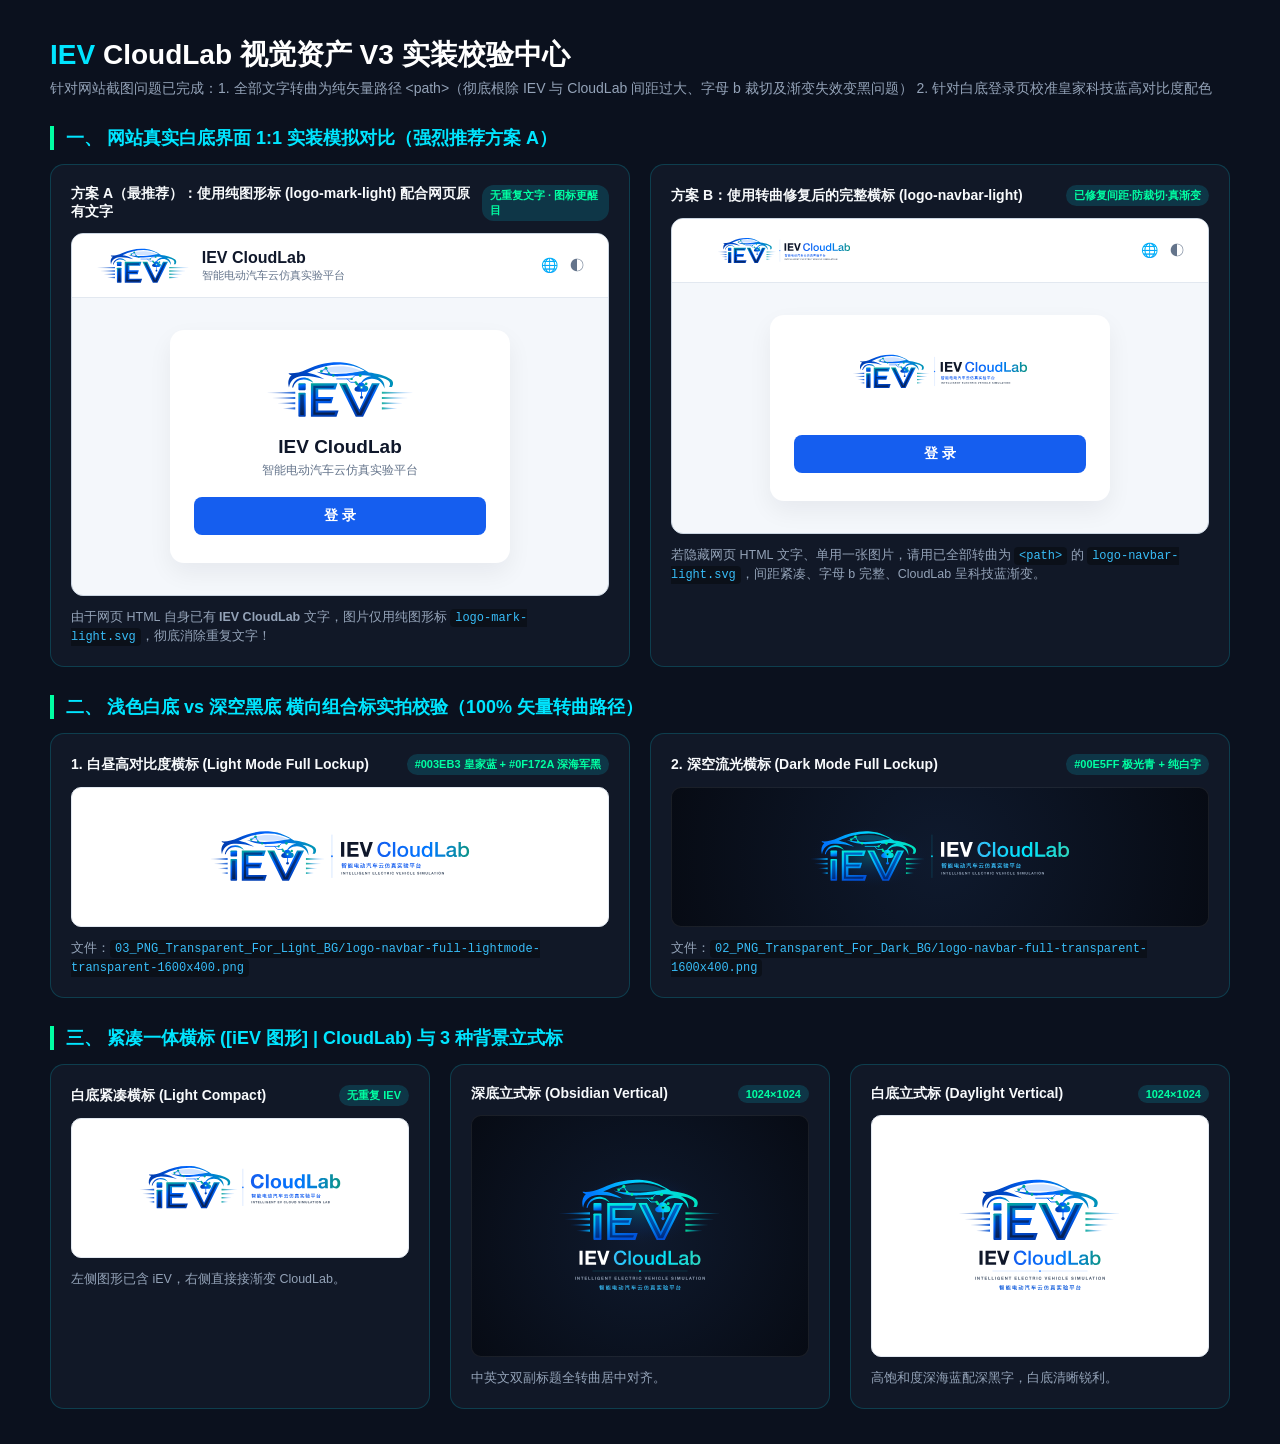
<file: assets/index.html>
<!DOCTYPE html>
<html lang="zh-CN">
<head>
  <meta charset="UTF-8">
  <title>IEV CloudLab - V3 视觉资产实装校验中心（已修复字体转曲与白底对比度）</title>
  <style>
    * { box-sizing: border-box; margin: 0; padding: 0; }
    body { font-family: -apple-system, BlinkMacSystemFont, "PingFang SC", "Segoe UI", Roboto, sans-serif; background: #0B111E; color: #E2E8F0; padding: 36px 24px; }
    .container { max-width: 1180px; margin: 0 auto; }
    h1 { font-size: 28px; font-weight: 800; color: #FFF; margin-bottom: 6px; }
    h1 span { color: #00E5FF; }
    .subtitle { color: #94A3B8; font-size: 14px; margin-bottom: 28px; }
    .section-title { font-size: 18px; font-weight: 700; color: #00E5FF; margin: 28px 0 14px; border-left: 4px solid #00FFA3; padding-left: 12px; }
    .grid-2 { display: grid; grid-template-columns: 1fr 1fr; gap: 20px; }
    .grid-3 { display: grid; grid-template-columns: 1fr 1fr 1fr; gap: 20px; }
    .card { background: #111827; border: 1px solid rgba(0, 229, 255, 0.18); border-radius: 14px; padding: 20px; }
    .card h3 { font-size: 14px; color: #F8FAFC; margin-bottom: 12px; display: flex; justify-content: space-between; align-items: center; }
    .badge { font-size: 11px; background: rgba(0, 229, 255, 0.15); color: #00FFA3; padding: 3px 8px; border-radius: 12px; }
    .preview { border-radius: 10px; padding: 20px; display: flex; justify-content: center; align-items: center; min-height: 140px; margin-bottom: 12px; }
    .bg-obsidian { background: radial-gradient(circle at center, #0F1A2E 0%, #070B14 100%); border: 1px solid rgba(255,255,255,0.08); }
    .bg-slate { background: linear-gradient(135deg, #1E293B 0%, #0F172A 100%); border: 1px solid rgba(255,255,255,0.1); }
    .bg-light { background: #FFFFFF; border: 1px solid #E2E8F0; }
    .desc { font-size: 12.5px; color: #94A3B8; line-height: 1.5; }
    code { color: #38BDF8; background: rgba(0,0,0,0.35); padding: 2px 5px; border-radius: 4px; font-size: 12px; }

    /* Live Website Mockup Styles (matching https://ievlab.aisai.cc/) */
    .web-sim { background: #F4F7FB; border-radius: 12px; overflow: hidden; border: 1px solid #CBD5E1; color: #0F172A; margin-bottom: 12px; }
    .web-header { background: #FFFFFF; height: 64px; padding: 0 24px; display: flex; align-items: center; justify-content: space-between; border-bottom: 1px solid #E2E8F0; }
    .web-brand { display: flex; align-items: center; gap: 12px; }
    .web-brand-text h4 { font-size: 16px; font-weight: 800; color: #0F172A; line-height: 1.2; }
    .web-brand-text p { font-size: 11px; color: #64748B; }
    .web-body { padding: 32px 20px; display: flex; justify-content: center; }
    .login-box { background: #FFFFFF; width: 340px; border-radius: 14px; padding: 28px 24px; box-shadow: 0 10px 25px rgba(15, 23, 42, 0.06); text-align: center; }
    .login-box h3 { font-size: 19px; font-weight: 800; color: #0F172A; margin: 10px 0 4px; display: block; }
    .login-box p.sub { font-size: 12px; color: #64748B; margin-bottom: 18px; }
    .login-btn { background: #155EEF; color: #FFF; font-weight: 700; font-size: 14px; padding: 10px; border-radius: 8px; width: 100%; margin-top: 10px; }
  </style>
</head>
<body>
  <div class="container">
    <h1><span>IEV</span> CloudLab 视觉资产 V3 实装校验中心</h1>
    <p class="subtitle">针对网站截图问题已完成：1. 全部文字转曲为纯矢量路径 &lt;path&gt;（彻底根除 IEV 与 CloudLab 间距过大、字母 b 裁切及渐变失效变黑问题） 2. 针对白底登录页校准皇家科技蓝高对比度配色</p>

    <div class="section-title">一、 网站真实白底界面 1:1 实装模拟对比（强烈推荐方案 A）</div>
    <div class="grid-2">
      <div class="card">
        <h3>方案 A（最推荐）：使用纯图形标 (logo-mark-light) 配合网页原有文字 <span class="badge">无重复文字 · 图标更醒目</span></h3>
        <div class="web-sim">
          <div class="web-header">
            <div class="web-brand">
              <img src="logo-mark-light.svg" style="height: 40px; width: auto;" />
              <div class="web-brand-text">
                <h4>IEV CloudLab</h4>
                <p>智能电动汽车云仿真实验平台</p>
              </div>
            </div>
            <div style="color:#64748B; font-size:14px;">🌐 &nbsp; ◐</div>
          </div>
          <div class="web-body">
            <div class="login-box">
              <img src="logo-mark-light.svg" style="height: 64px; width: auto;" />
              <h3>IEV CloudLab</h3>
              <p class="sub">智能电动汽车云仿真实验平台</p>
              <div class="login-btn">登 录</div>
            </div>
          </div>
        </div>
        <p class="desc">由于网页 HTML 自身已有 <strong>IEV CloudLab</strong> 文字，图片仅用纯图形标 <code>logo-mark-light.svg</code>，彻底消除重复文字！</p>
      </div>

      <div class="card">
        <h3>方案 B：使用转曲修复后的完整横标 (logo-navbar-light) <span class="badge">已修复间距·防裁切·真渐变</span></h3>
        <div class="web-sim">
          <div class="web-header">
            <div class="web-brand">
              <img src="logo-navbar-light.svg" style="height: 44px; width: auto;" />
            </div>
            <div style="color:#64748B; font-size:14px;">🌐 &nbsp; ◐</div>
          </div>
          <div class="web-body">
            <div class="login-box">
              <img src="logo-navbar-light.svg" style="height: 58px; width: auto; margin-bottom: 6px;" />
              <div class="login-btn" style="margin-top: 24px;">登 录</div>
            </div>
          </div>
        </div>
        <p class="desc">若隐藏网页 HTML 文字、单用一张图片，请用已全部转曲为 <code>&lt;path&gt;</code> 的 <code>logo-navbar-light.svg</code>，间距紧凑、字母 b 完整、CloudLab 呈科技蓝渐变。</p>
      </div>
    </div>

    <div class="section-title">二、 浅色白底 vs 深空黑底 横向组合标实拍校验（100% 矢量转曲路径）</div>
    <div class="grid-2">
      <div class="card">
        <h3>1. 白昼高对比度横标 (Light Mode Full Lockup) <span class="badge">#003EB3 皇家蓝 + #0F172A 深海军黑</span></h3>
        <div class="preview bg-light">
          <img src="logo-navbar-light.svg" style="max-width: 100%; height: 86px;" />
        </div>
        <p class="desc">文件：<code>03_PNG_Transparent_For_Light_BG/logo-navbar-full-lightmode-transparent-1600x400.png</code></p>
      </div>
      <div class="card">
        <h3>2. 深空流光横标 (Dark Mode Full Lockup) <span class="badge">#00E5FF 极光青 + 纯白字</span></h3>
        <div class="preview bg-obsidian">
          <img src="logo-navbar.svg" style="max-width: 100%; height: 86px;" />
        </div>
        <p class="desc">文件：<code>02_PNG_Transparent_For_Dark_BG/logo-navbar-full-transparent-1600x400.png</code></p>
      </div>
    </div>

    <div class="section-title">三、 紧凑一体横标 ([iEV 图形] | CloudLab) 与 3 种背景立式标</div>
    <div class="grid-3">
      <div class="card">
        <h3>白底紧凑横标 (Light Compact) <span class="badge">无重复 IEV</span></h3>
        <div class="preview bg-light">
          <img src="logo-navbar-compact-light.svg" style="max-width: 100%; height: 74px;" />
        </div>
        <p class="desc">左侧图形已含 iEV，右侧直接接渐变 CloudLab。</p>
      </div>
      <div class="card">
        <h3>深底立式标 (Obsidian Vertical) <span class="badge">1024×1024</span></h3>
        <div class="preview bg-obsidian">
          <img src="logo-vertical-dark.svg" style="width: 200px; height: 200px;" />
        </div>
        <p class="desc">中英文双副标题全转曲居中对齐。</p>
      </div>
      <div class="card">
        <h3>白底立式标 (Daylight Vertical) <span class="badge">1024×1024</span></h3>
        <div class="preview bg-light">
          <img src="logo-vertical-light.svg" style="width: 200px; height: 200px;" />
        </div>
        <p class="desc">高饱和度深海蓝配深黑字，白底清晰锐利。</p>
      </div>
    </div>
  </div>
</body>
</html>
</file>
